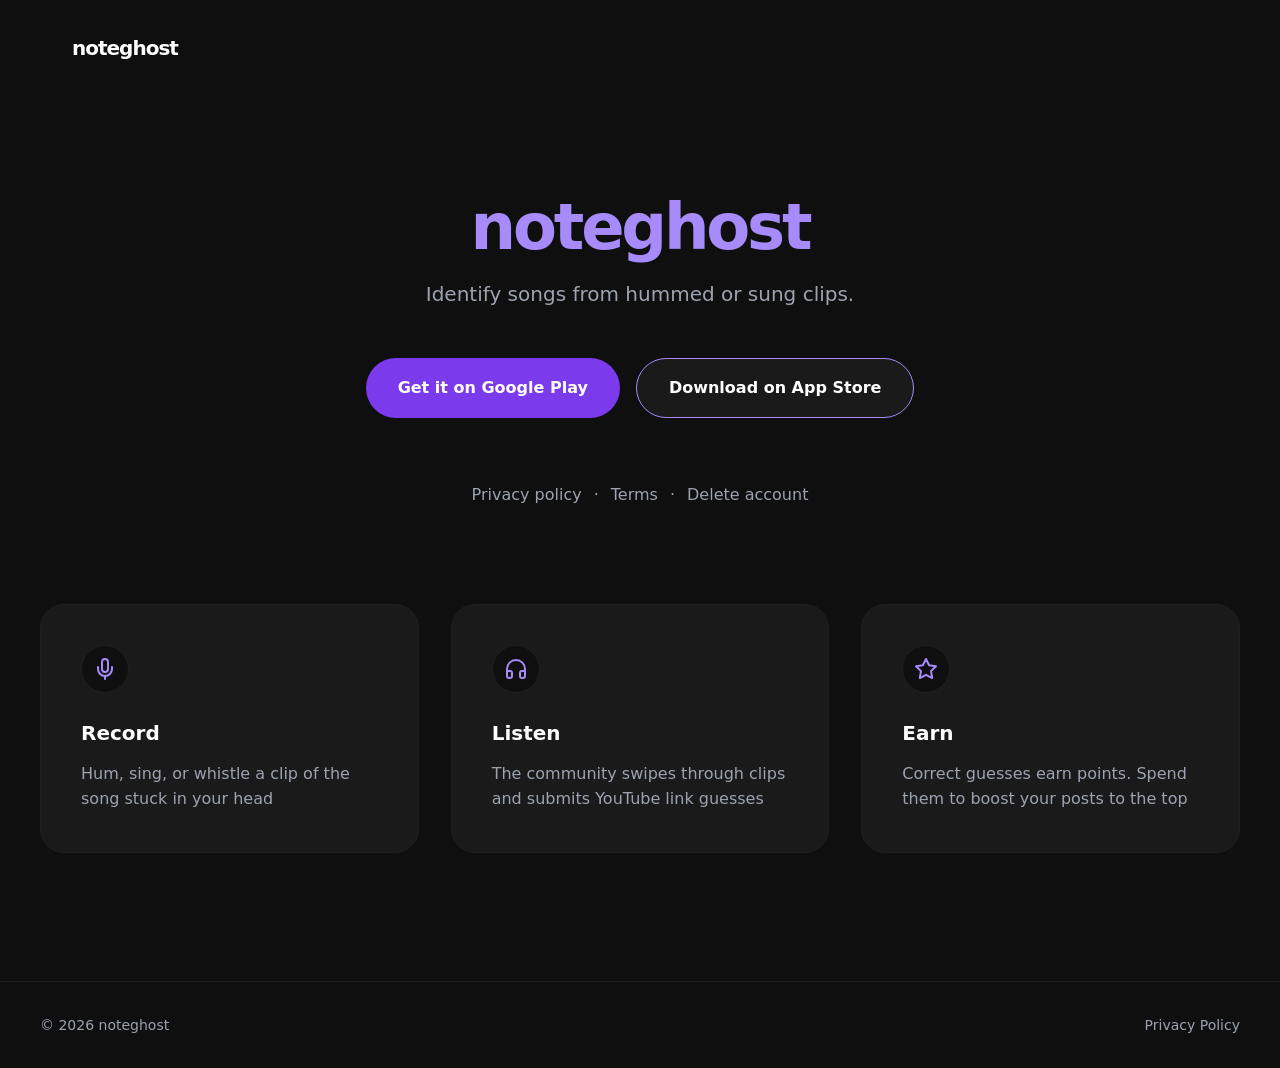
<file: index.html>
<!DOCTYPE html>
<html lang="en">
<head>
  <meta charset="UTF-8">
  <meta name="viewport" content="width=device-width, initial-scale=1.0">
  <meta name="description" content="noteghost helps people identify hummed or sung songs.">
  <meta property="og:title" content="noteghost">
  <meta property="og:description" content="noteghost helps people identify hummed or sung songs.">
  <meta name="theme-color" content="#0F0F0F">
  <title>noteghost</title>
  <link rel="stylesheet" href="style.css">
</head>
<body>
  <header>
    <a href="/" class="logo">noteghost</a>
  </header>

  <main>
    <section class="hero container">
      <h1>noteghost</h1>
      <p>Identify songs from hummed or sung clips.</p>
      <div class="buttons">
        <a href="https://play.google.com/store/apps/details?id=com.noteghost.app" class="btn btn-primary">Get it on Google Play</a>
        <a href="https://www.apple.com/app-store/" class="btn btn-outline">Download on App Store</a>
      </div>
    </section>

    <section class="container-narrow legal-link">
      <a href="/privacy">Privacy policy</a>
      <span>·</span>
      <a href="/terms">Terms</a>
      <span>·</span>
      <a href="/delete-account">Delete account</a>
    </section>

    <section class="features container">
      <div class="grid">
        <div class="card">
          <div class="card-icon">
            <svg xmlns="http://www.w3.org/2000/svg" width="24" height="24" viewBox="0 0 24 24" fill="none" stroke="currentColor" stroke-width="2" stroke-linecap="round" stroke-linejoin="round"><path d="M12 2a3 3 0 0 0-3 3v7a3 3 0 0 0 6 0V5a3 3 0 0 0-3-3Z"/><path d="M19 10v2a7 7 0 0 1-14 0v-2"/><line x1="12" x2="12" y1="19" y2="22"/></svg>
          </div>
          <h3>Record</h3>
          <p>Hum, sing, or whistle a clip of the song stuck in your head</p>
        </div>
        <div class="card">
          <div class="card-icon">
            <svg xmlns="http://www.w3.org/2000/svg" width="24" height="24" viewBox="0 0 24 24" fill="none" stroke="currentColor" stroke-width="2" stroke-linecap="round" stroke-linejoin="round"><path d="M3 18v-6a9 9 0 0 1 18 0v6"/><path d="M21 19a2 2 0 0 1-2 2h-1a2 2 0 0 1-2-2v-3a2 2 0 0 1 2-2h3zM3 19a2 2 0 0 0 2 2h1a2 2 0 0 0 2-2v-3a2 2 0 0 0-2-2H3z"/></svg>
          </div>
          <h3>Listen</h3>
          <p>The community swipes through clips and submits YouTube link guesses</p>
        </div>
        <div class="card">
          <div class="card-icon">
            <svg xmlns="http://www.w3.org/2000/svg" width="24" height="24" viewBox="0 0 24 24" fill="none" stroke="currentColor" stroke-width="2" stroke-linecap="round" stroke-linejoin="round"><polygon points="12 2 15.09 8.26 22 9.27 17 14.14 18.18 21.02 12 17.77 5.82 21.02 7 14.14 2 9.27 8.91 8.26 12 2"/></svg>
          </div>
          <h3>Earn</h3>
          <p>Correct guesses earn points. Spend them to boost your posts to the top</p>
        </div>
      </div>
    </section>
  </main>

  <footer>
    <div class="footer-content">
      <span>&copy; 2026 noteghost</span>
      <a href="/privacy">Privacy Policy</a>
    </div>
  </footer>
</body>
</html>
</file>
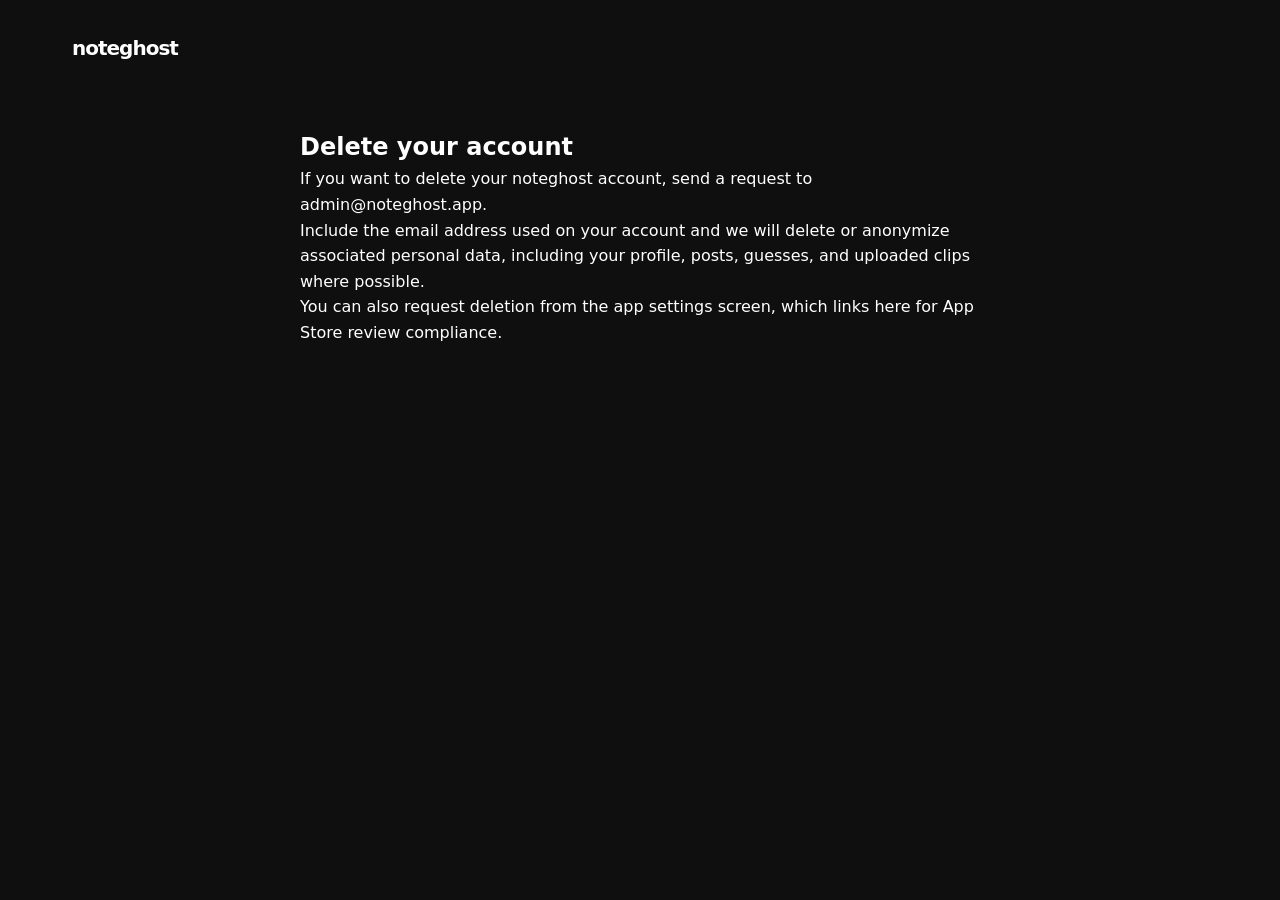
<file: delete-account.html>
<!DOCTYPE html>
<html lang="en">
<head>
  <meta charset="UTF-8">
  <meta name="viewport" content="width=device-width, initial-scale=1.0">
  <meta name="description" content="Delete your noteghost account">
  <meta property="og:title" content="Delete account - noteghost">
  <meta property="og:description" content="Delete your noteghost account and associated data.">
  <meta name="theme-color" content="#0F0F0F">
  <title>Delete Account - noteghost</title>
  <link rel="stylesheet" href="style.css">
</head>
<body>
  <header>
    <a href="/" class="logo">noteghost</a>
  </header>

  <main>
    <section class="container-narrow legal-page">
      <h1>Delete your account</h1>
      <p>If you want to delete your noteghost account, send a request to <a href="mailto:admin@noteghost.app">admin@noteghost.app</a>.</p>
      <p>Include the email address used on your account and we will delete or anonymize associated personal data, including your profile, posts, guesses, and uploaded clips where possible.</p>
      <p>You can also request deletion from the app settings screen, which links here for App Store review compliance.</p>
    </section>
  </main>
</body>
</html>
</file>
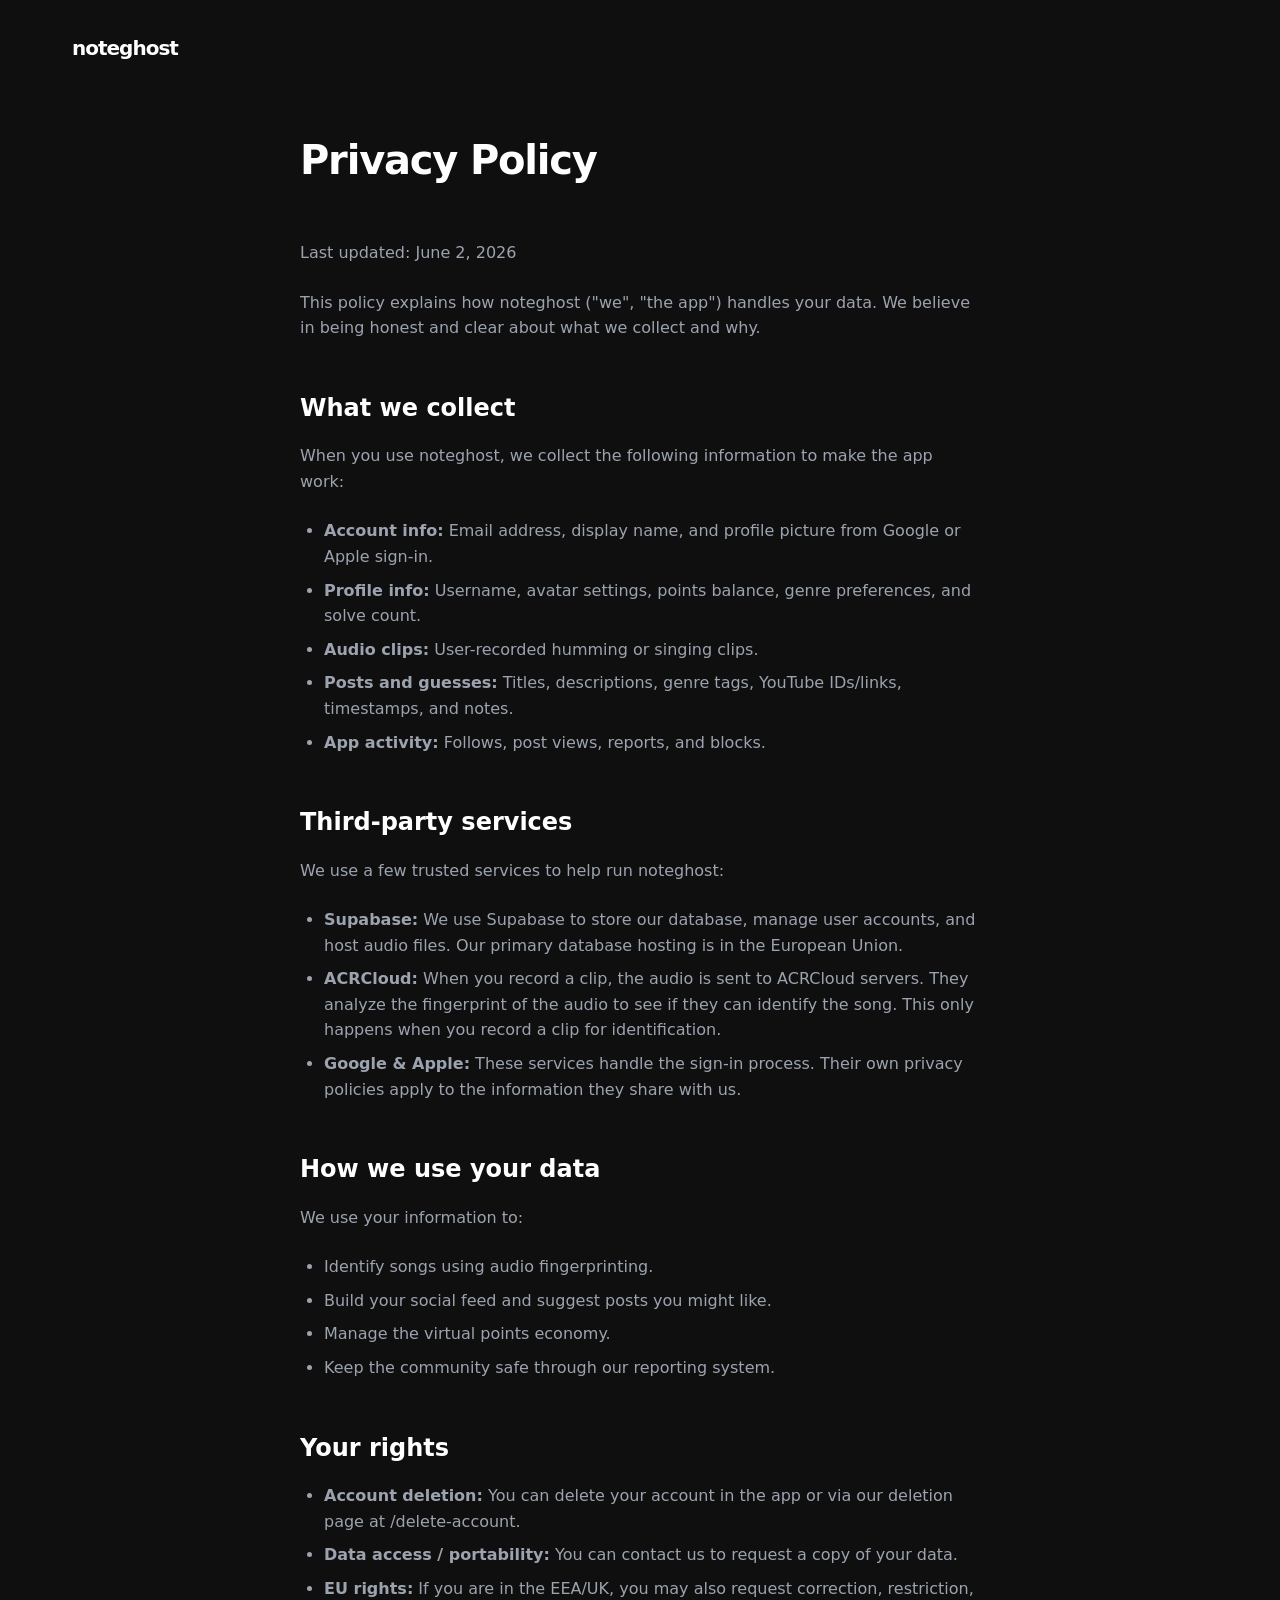
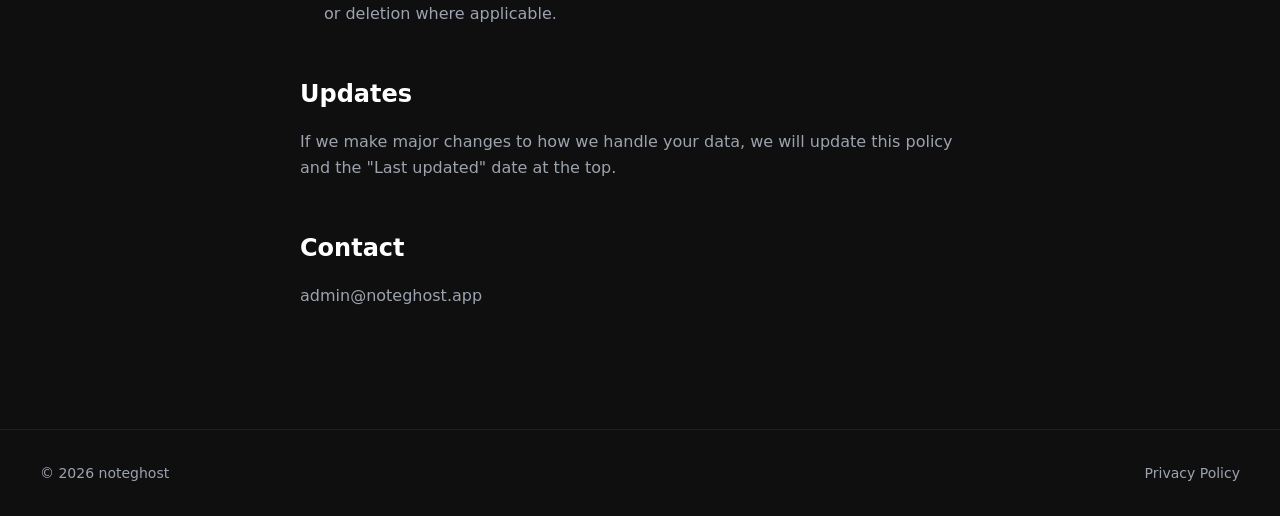
<file: privacy.html>
<!DOCTYPE html>
<html lang="en">
<head>
  <meta charset="UTF-8">
  <meta name="viewport" content="width=device-width, initial-scale=1.0">
  <meta name="description" content="noteghost Privacy Policy">
  <meta property="og:title" content="noteghost Privacy Policy">
  <meta property="og:description" content="noteghost Privacy Policy">
  <meta name="theme-color" content="#0F0F0F">
  <title>Privacy Policy - noteghost</title>
  <link rel="stylesheet" href="style.css">
</head>
<body>
  <header>
    <a href="/" class="logo">noteghost</a>
  </header>

  <main>
    <section class="privacy container-narrow">
      <h1>Privacy Policy</h1>
      
      <p>Last updated: June 2, 2026</p>
      
      <p>This policy explains how noteghost ("we", "the app") handles your data. We believe in being honest and clear about what we collect and why.</p>
      
      <h2>What we collect</h2>
      <p>When you use noteghost, we collect the following information to make the app work:</p>
      <ul>
        <li><strong>Account info:</strong> Email address, display name, and profile picture from Google or Apple sign-in.</li>
        <li><strong>Profile info:</strong> Username, avatar settings, points balance, genre preferences, and solve count.</li>
        <li><strong>Audio clips:</strong> User-recorded humming or singing clips.</li>
        <li><strong>Posts and guesses:</strong> Titles, descriptions, genre tags, YouTube IDs/links, timestamps, and notes.</li>
        <li><strong>App activity:</strong> Follows, post views, reports, and blocks.</li>
      </ul>
      
      <h2>Third-party services</h2>
      <p>We use a few trusted services to help run noteghost:</p>
      <ul>
        <li><strong>Supabase:</strong> We use Supabase to store our database, manage user accounts, and host audio files. Our primary database hosting is in the European Union.</li>
        <li><strong>ACRCloud:</strong> When you record a clip, the audio is sent to ACRCloud servers. They analyze the fingerprint of the audio to see if they can identify the song. This only happens when you record a clip for identification.</li>
        <li><strong>Google & Apple:</strong> These services handle the sign-in process. Their own privacy policies apply to the information they share with us.</li>
      </ul>
      
      <h2>How we use your data</h2>
      <p>We use your information to:</p>
      <ul>
        <li>Identify songs using audio fingerprinting.</li>
        <li>Build your social feed and suggest posts you might like.</li>
        <li>Manage the virtual points economy.</li>
        <li>Keep the community safe through our reporting system.</li>
      </ul>
      
      <h2>Your rights</h2>
      <ul>
        <li><strong>Account deletion:</strong> You can delete your account in the app or via our deletion page at <a href="/delete-account">/delete-account</a>.</li>
        <li><strong>Data access / portability:</strong> You can contact us to request a copy of your data.</li>
        <li><strong>EU rights:</strong> If you are in the EEA/UK, you may also request correction, restriction, or deletion where applicable.</li>
      </ul>
      
      <h2>Updates</h2>
      <p>If we make major changes to how we handle your data, we will update this policy and the "Last updated" date at the top.</p>
      
      <h2>Contact</h2>
      <p>admin@noteghost.app</p>
    </section>
  </main>

  <footer>
    <div class="footer-content">
      <span>&copy; 2026 noteghost</span>
      <a href="/privacy">Privacy Policy</a>
    </div>
  </footer>
</body>
</html>
</file>
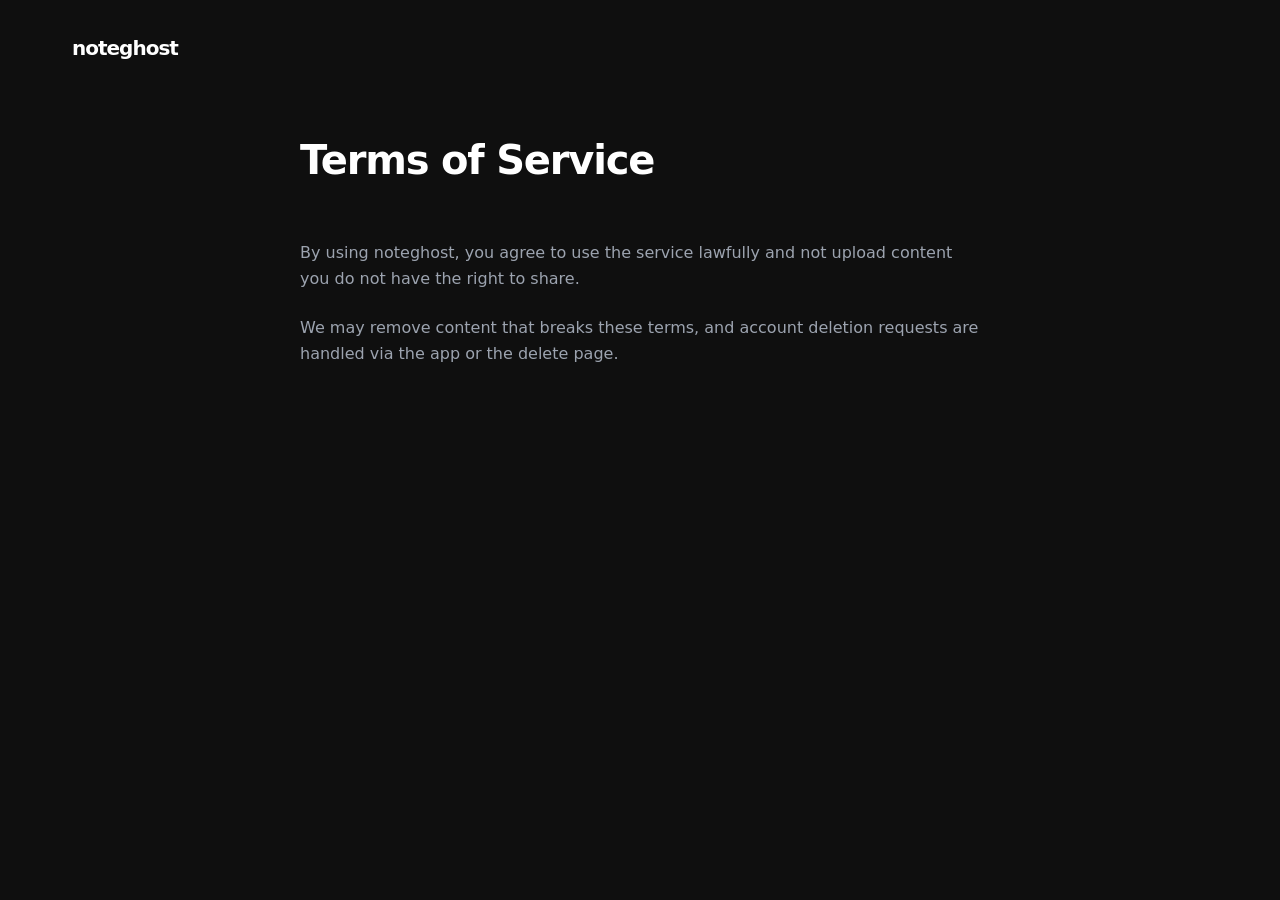
<file: terms.html>
<!DOCTYPE html>
<html lang="en">
<head>
  <meta charset="UTF-8">
  <meta name="viewport" content="width=device-width, initial-scale=1.0">
  <meta name="description" content="noteghost Terms of Service">
  <meta property="og:title" content="noteghost Terms of Service">
  <meta property="og:description" content="noteghost Terms of Service">
  <meta name="theme-color" content="#0F0F0F">
  <title>Terms - noteghost</title>
  <link rel="stylesheet" href="style.css">
</head>
<body>
  <header>
    <a href="/" class="logo">noteghost</a>
  </header>
  <main>
    <section class="privacy container-narrow">
      <h1>Terms of Service</h1>
      <p>By using noteghost, you agree to use the service lawfully and not upload content you do not have the right to share.</p>
      <p>We may remove content that breaks these terms, and account deletion requests are handled via the app or the delete page.</p>
    </section>
  </main>
</body>
</html>
</file>
<file: style.css>
:root {
  --bg: #0F0F0F;
  --surface: #1a1a1a;
  --border: #1f1f1f;
  --accent: #a78bfa;
  --primary: #7c3aed;
  --text: #ffffff;
  --muted: #9CA3AF;
}

* {
  box-sizing: border-box;
  margin: 0;
  padding: 0;
}

body {
  background-color: var(--bg);
  color: var(--text);
  font-family: system-ui, -apple-system, sans-serif;
  line-height: 1.6;
  display: flex;
  flex-direction: column;
  min-height: 100vh;
}

a {
  color: inherit;
  text-decoration: none;
  transition: color 0.2s;
}

header {
  padding: 2rem;
  max-width: 1200px;
  margin: 0 auto;
  width: 100%;
}

.logo {
  color: var(--text);
  font-weight: 700;
  font-size: 1.25rem;
  letter-spacing: -0.05em;
}

main {
  flex: 1;
  display: flex;
  flex-direction: column;
}

.container {
  max-width: 1200px;
  margin: 0 auto;
  padding: 0 2rem;
  width: 100%;
}

.container-narrow {
  max-width: 680px;
  margin: 0 auto;
  padding: 0 2rem;
  width: 100%;
}

/* Hero Section */
.hero {
  text-align: center;
  padding: 6rem 0 4rem;
}

.hero h1 {
  color: var(--accent);
  font-size: 4rem;
  letter-spacing: -0.05em;
  margin-bottom: 1rem;
  line-height: 1.1;
}

.hero p {
  font-size: 1.25rem;
  color: var(--muted);
  margin-bottom: 3rem;
  max-width: 600px;
  margin-left: auto;
  margin-right: auto;
}

.buttons {
  display: flex;
  gap: 1rem;
  justify-content: center;
  flex-wrap: wrap;
}

.btn {
  display: inline-flex;
  align-items: center;
  justify-content: center;
  padding: 1rem 2rem;
  border-radius: 9999px;
  font-weight: 600;
  transition: opacity 0.2s;
}

.btn:hover {
  opacity: 0.9;
}

.btn-primary {
  background-color: var(--primary);
  color: #fff;
}

.btn-outline {
  background-color: var(--surface);
  color: var(--text);
  border: 1px solid var(--accent);
}

/* Features Section */
.features {
  padding: 4rem 0 8rem;
}

.legal-link {
  display: flex;
  justify-content: center;
  gap: 0.75rem;
  color: var(--muted);
  padding-bottom: 2rem;
}

.legal-page {
  padding: 2rem 0 6rem;
}

.grid {
  display: grid;
  grid-template-columns: repeat(auto-fit, minmax(300px, 1fr));
  gap: 2rem;
}

.card {
  background-color: var(--surface);
  border: 1px solid var(--border);
  padding: 2.5rem;
  border-radius: 1.5rem;
}

.card-icon {
  width: 48px;
  height: 48px;
  display: flex;
  align-items: center;
  justify-content: center;
  border-radius: 50%;
  background-color: var(--bg);
  border: 1px solid var(--border);
  color: var(--accent);
  margin-bottom: 1.5rem;
}

.card h3 {
  font-size: 1.25rem;
  margin-bottom: 0.75rem;
  color: var(--text);
}

.card p {
  color: var(--muted);
}

/* Privacy Page */
.privacy {
  padding: 2rem 0 6rem;
}

.privacy h1 {
  margin-bottom: 3rem;
  font-size: 2.5rem;
  letter-spacing: -0.03em;
}

.privacy h2 {
  margin-top: 3rem;
  margin-bottom: 1rem;
  font-size: 1.5rem;
  color: var(--text);
}

.privacy p, .privacy ul {
  margin-bottom: 1.5rem;
  color: var(--muted);
}

.privacy ul {
  padding-left: 1.5rem;
}

.privacy li {
  margin-bottom: 0.5rem;
}

/* Footer */
footer {
  padding: 2rem;
  border-top: 1px solid var(--border);
  margin-top: auto;
}

.footer-content {
  max-width: 1200px;
  margin: 0 auto;
  display: flex;
  justify-content: space-between;
  align-items: center;
  color: var(--muted);
  font-size: 0.875rem;
}

.footer-content a:hover {
  color: var(--text);
}

@media (max-width: 768px) {
  .hero {
    padding: 4rem 0 3rem;
  }
  .hero h1 {
    font-size: 3rem;
  }
  .footer-content {
    flex-direction: column;
    gap: 1rem;
    text-align: center;
  }
}
</file>
